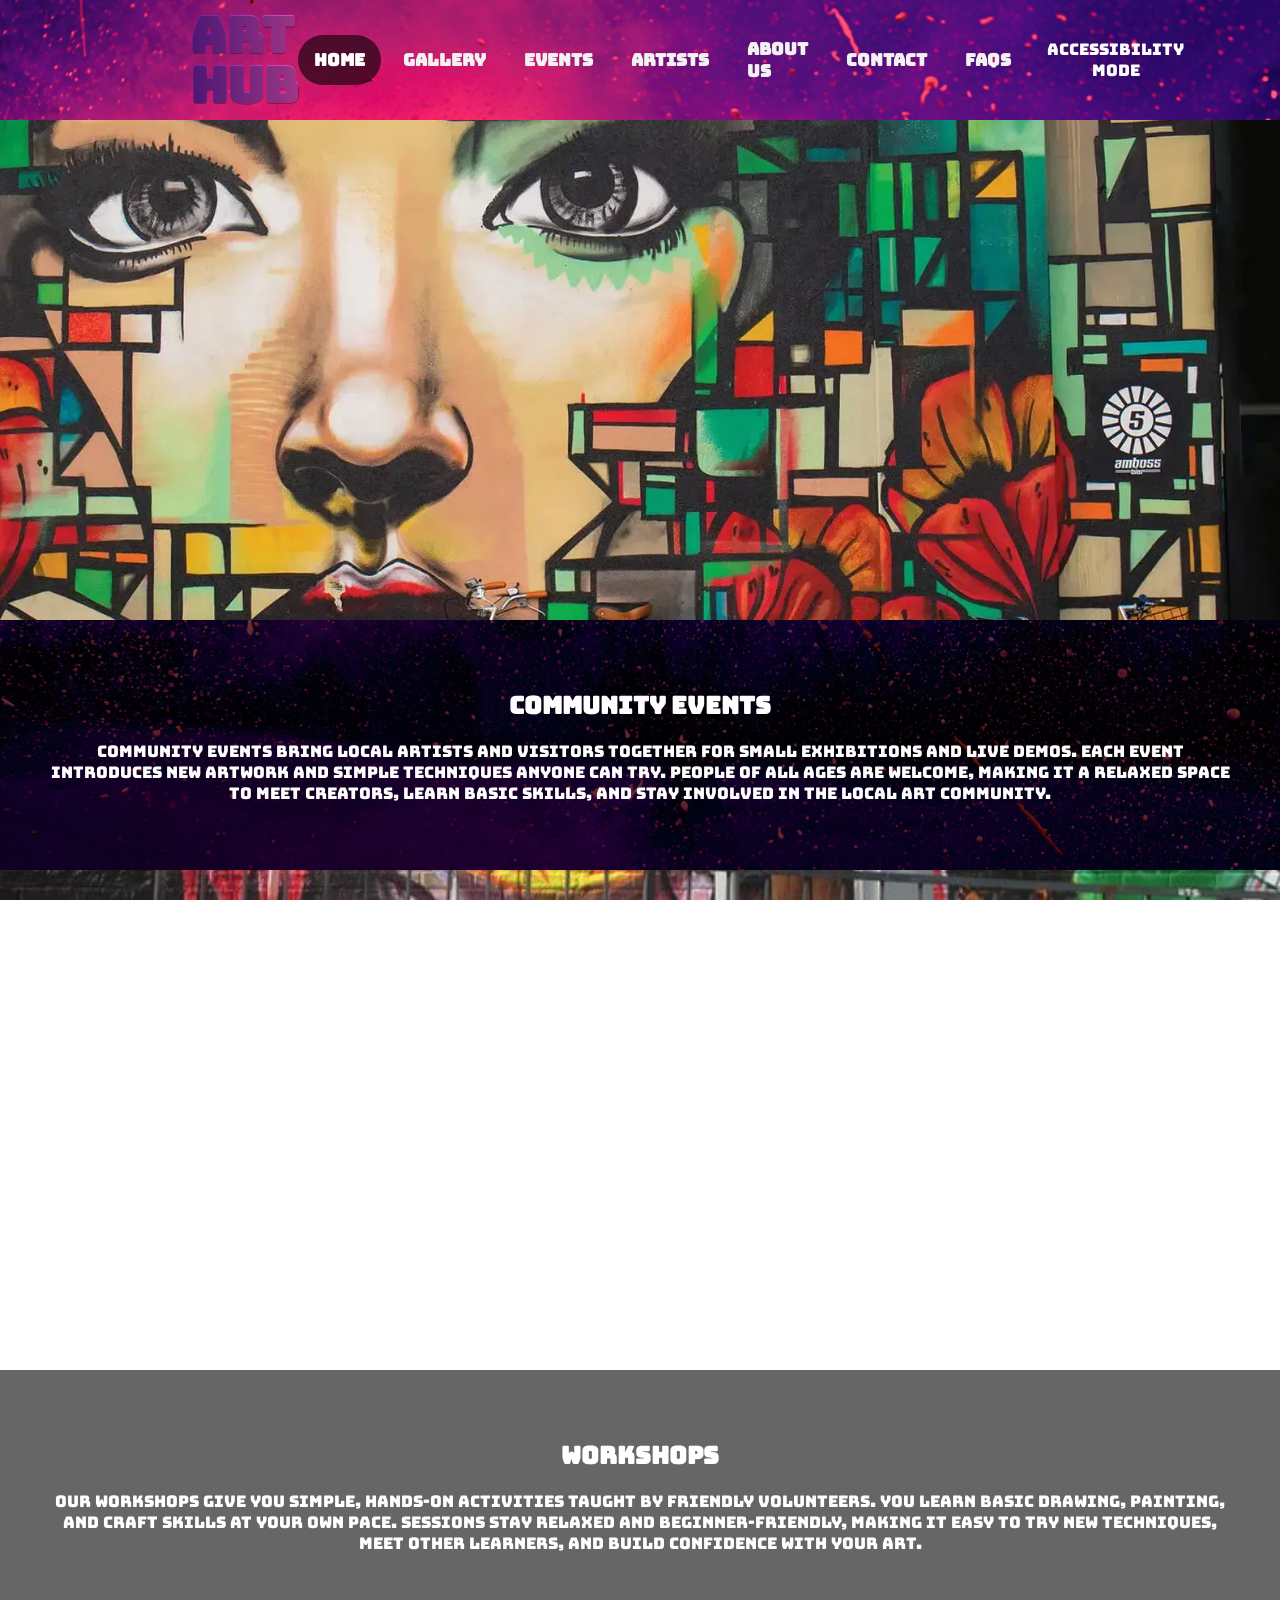
<file: index.html>
<!DOCTYPE html>
<html lang="en">
<head>
<meta charset="utf-8">
<meta name="viewport" content="width=device-width, initial-scale=1.0">
<link rel="stylesheet" href="main.css">
<link rel="icon" type="image/x-icon" href="favicon.ico">
<link href="https://fonts.googleapis.com/css2?family=Bungee&display=swap" rel="stylesheet">
<title>Art Hub</title>
</head>
<body>

<header class="header-wrap">
    <div class="nav-container">
        <div class="site-title shimmer"><a href="index.html"></a>ART HUB</div>
        <button id="mobileToggle" class="mobile-btn">Menu</button>
        <nav class="topnav" id="navMenu">
            <a class="active" href="index.html">Home</a>
            <a href="gallery.html">Gallery</a>
            <a href="events.html">Events</a>
            <a href="artists.html">Artists</a>
            <a href="about-us.html">About Us</a>
            <a href="contact.html">Contact</a>
            <a href="FAQS.html">FAQS</a>
            <button id="accessibilityToggle" class="access-btn">Accessibility Mode</button>
        </nav>
    </div>
</header>

<div class="parallax p1"></div>

<div class="section">
    <h2>Community Events</h2>
    <p>Community events bring local artists and visitors together for small exhibitions and live demos.
    Each event introduces new artwork and simple techniques anyone can try.
    People of all ages are welcome, making it a relaxed space to meet creators, 
    learn basic skills, and stay involved in the local art community.</p>
</div>

<div class="parallax p2"></div>

<div class="section">
    <h2>Workshops</h2>
    <p>Our workshops give you simple, hands-on activities taught by friendly volunteers.
    You learn basic drawing, painting, and craft skills at your own pace.
    Sessions stay relaxed and beginner-friendly, making it easy to try new techniques,
    meet other learners, and build confidence with your art.</p>
</div>

<script>
const btn = document.getElementById('mobileToggle');
const menu = document.getElementById('navMenu');
btn.onclick = function() {
    if(menu.style.display === "flex") menu.style.display = "none";
    else menu.style.display = "flex";
}

const toggleBtn = document.getElementById('accessibilityToggle');
toggleBtn.onclick = function() {
    document.body.classList.toggle('accessibility-mode');
    if(document.body.classList.contains('accessibility-mode')){
        localStorage.setItem('accessibility','on');
    } else {
        localStorage.setItem('accessibility','off');
    }
}
if(localStorage.getItem('accessibility') === 'on'){
    document.body.classList.add('accessibility-mode');
}
</script>
    <div class="footerbb">
        <p>© Hamza Farooq. All Rights Reserved.</p>
    </div>
</body>
</html>
</file>
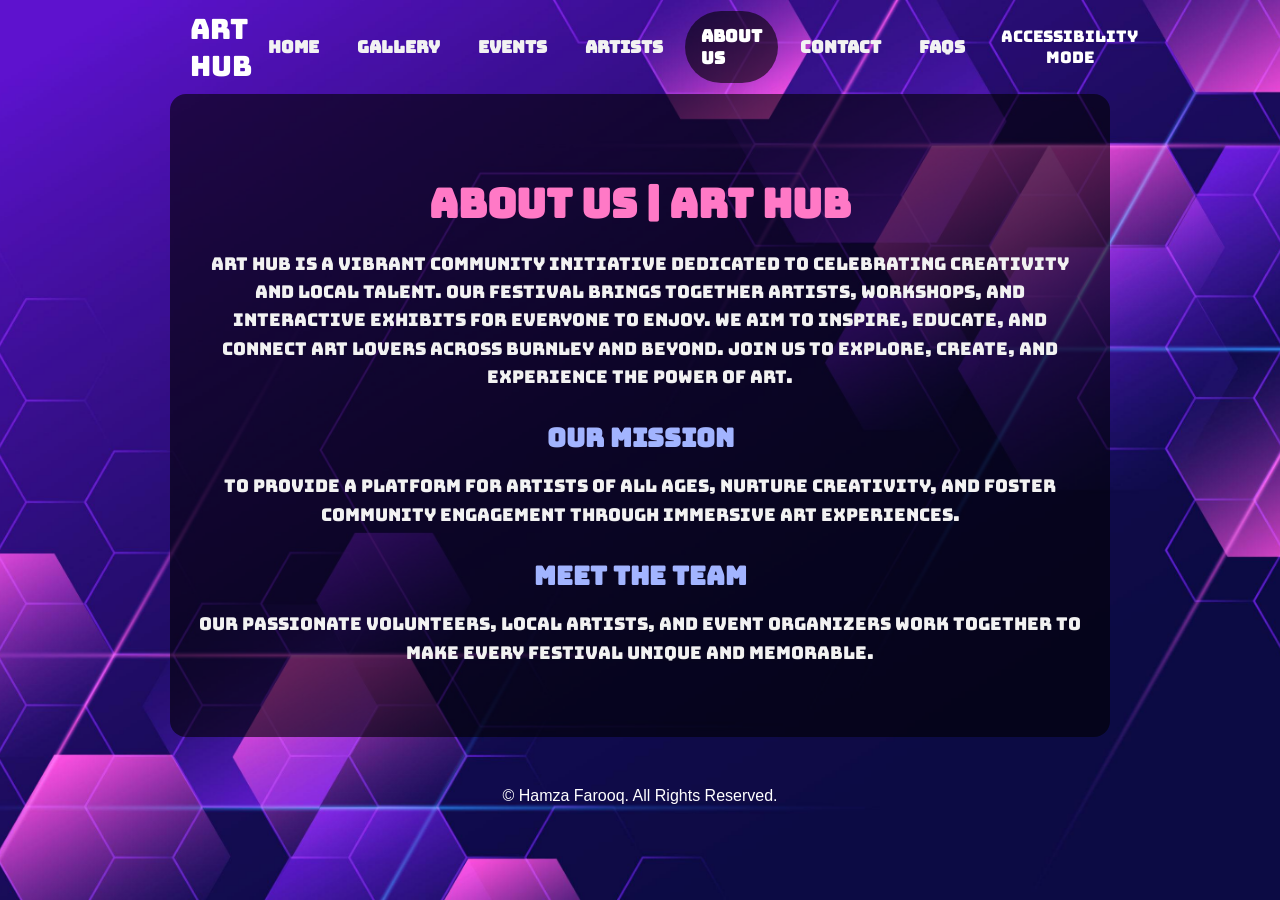
<file: about-us.html>
<!DOCTYPE html>
<html lang="en">
<head>
<meta charset="utf-8">
<meta name="viewport" content="width=device-width, initial-scale=1.0">
<link rel="stylesheet" href="main.css">
<link rel="icon" type="image/x-icon" href="favicon.ico">
<link href="https://fonts.googleapis.com/css2?family=Bungee&display=swap" rel="stylesheet">
<title>About Us | Art Hub</title>
<style>
    body {
        background-image: url("images/purple-swirls.jpg");
        background-size: cover;
        background-position: center;
        background-repeat: no-repeat;
        background-attachment: fixed;
        color: white;
        font-family: Arial, sans-serif;
        margin: 0;
        padding: 0;
    }
</style>
</head>
<body>

<header class="header-wrap">
    <div class="nav-container">
        <div class="site-title">ART HUB</div>
        <button id="mobileToggle" class="mobile-btn">Menu</button>
        <nav class="topnav" id="navMenu">
            <a href="index.html">Home</a>
            <a href="gallery.html">Gallery</a>
            <a href="events.html">Events</a>
            <a href="artists.html">Artists</a>
            <a class="active" href="about-us.html">About Us</a>
            <a href="contact.html">Contact</a>
            <a href="FAQS.html">FAQS</a>
            <button id="accessibilityToggle" class="access-btn">Accessibility Mode</button>
        </nav>
    </div>
</header>

<div class="section about-section">
    <h2>About Us | Art Hub</h2>
    <p>Art Hub is a vibrant community initiative dedicated to celebrating creativity and local talent. Our festival brings together artists, workshops, and interactive exhibits for everyone to enjoy. We aim to inspire, educate, and connect art lovers across Burnley and beyond. Join us to explore, create, and experience the power of art.</p>

    <div class="mission">
        <h3>Our Mission</h3>
        <p>To provide a platform for artists of all ages, nurture creativity, and foster community engagement through immersive art experiences.</p>
    </div>

    <div class="team">
        <h3>Meet the Team</h3>
        <p>Our passionate volunteers, local artists, and event organizers work together to make every festival unique and memorable.</p>
    </div>
</div>

<script>
const btn = document.getElementById('mobileToggle');
const menu = document.getElementById('navMenu');
btn.onclick = function() {
    if(menu.style.display === "flex") menu.style.display = "none";
    else menu.style.display = "flex";
}
const toggleBtn = document.getElementById('accessibilityToggle');
toggleBtn.onclick = function() {
    document.body.classList.toggle('accessibility-mode');
    if(document.body.classList.contains('accessibility-mode')){
        localStorage.setItem('accessibility','on');
    } else {
        localStorage.setItem('accessibility','off');
    }
}
if(localStorage.getItem('accessibility') === 'on'){
    document.body.classList.add('accessibility-mode');
}
</script>
    <div class="footerbb">
        <p>© Hamza Farooq. All Rights Reserved.</p>
    </div>
</body>
</html>
</file>
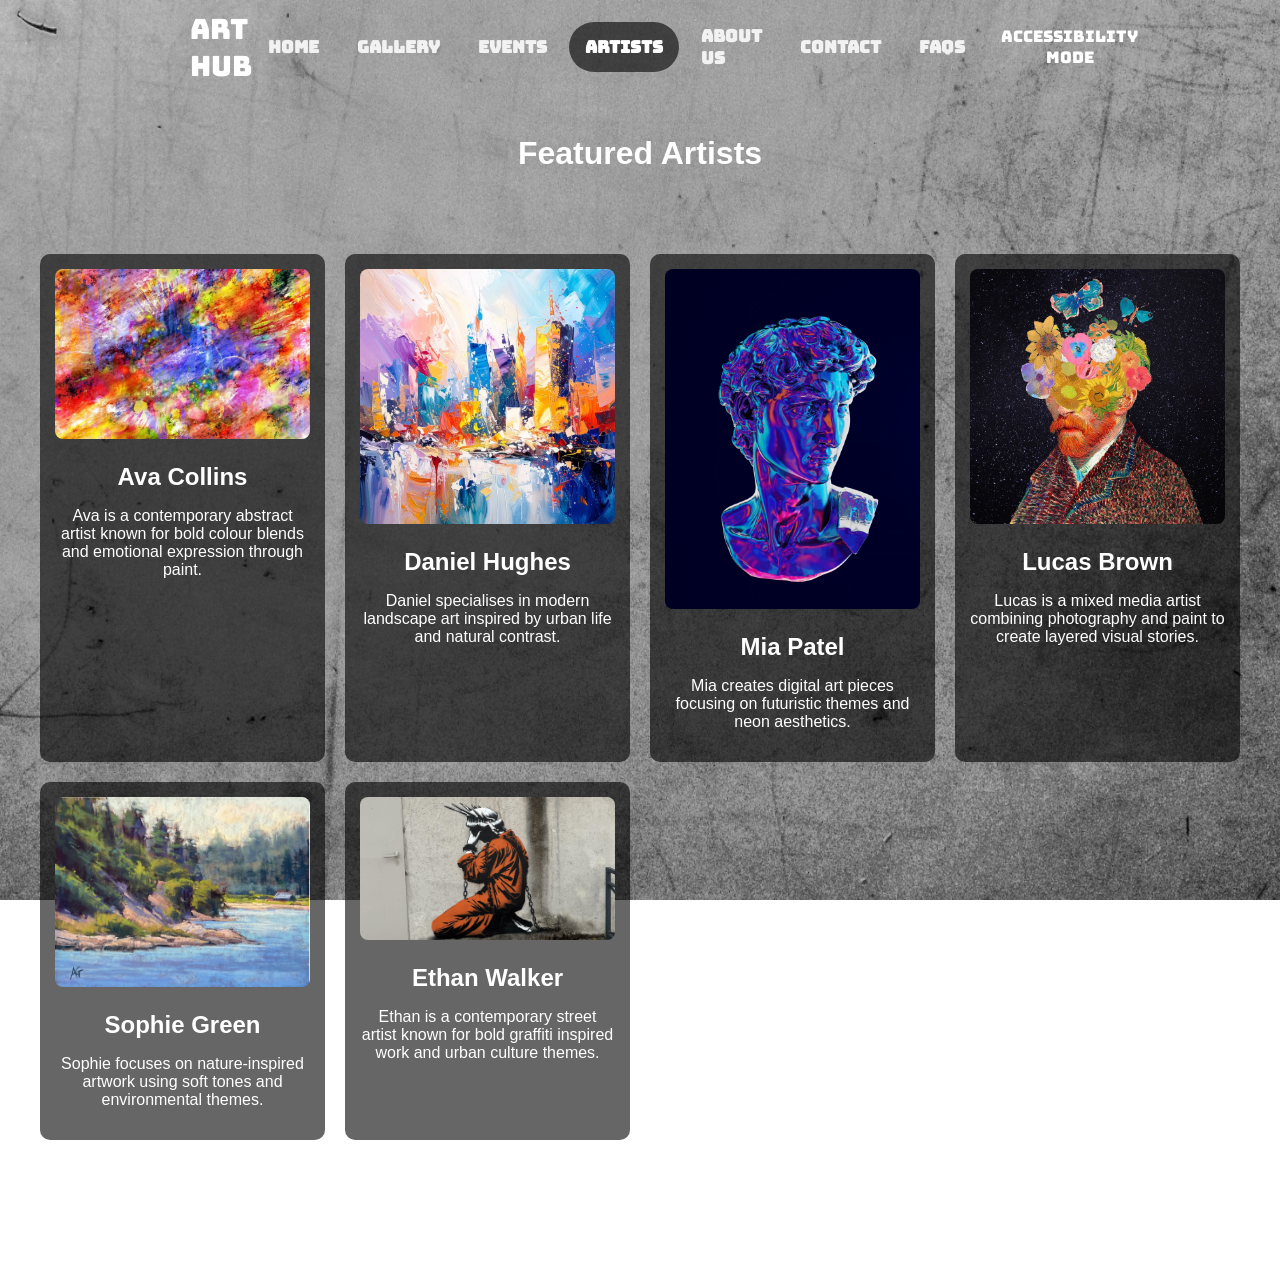
<file: artists.html>
<!DOCTYPE html>
<html lang="en">
<head>
<meta charset="utf-8">
<meta name="viewport" content="width=device-width, initial-scale=1.0">
<link rel="stylesheet" href="main.css">
<link rel="icon" type="image/x-icon" href="favicon.ico">
<link href="https://fonts.googleapis.com/css2?family=Bungee&display=swap" rel="stylesheet">
<title>Artists | Art Hub</title>

<style>
    body {
        background-image: url("images/greyyy.jpg");
        background-size: cover;
        background-position: center;
        background-repeat: no-repeat;
        background-attachment: fixed;
        color: white;
        font-family: Arial, sans-serif;
        margin: 0;
        padding: 0;
    }

    .artist-grid {
        display: grid;
        grid-template-columns: repeat(auto-fit, minmax(250px, 1fr));
        gap: 20px;
        padding: 40px;
    }

    .artist-card {
        background: rgba(0, 0, 0, 0.6);
        padding: 15px;
        border-radius: 10px;
        text-align: center;
    }

    .artist-card img {
        width: 100%;
        border-radius: 8px;
        margin-bottom: 10px;
    }

    .artist-card h2 {
        margin: 10px 0;
    }
</style>
</head>

<body>

<header class="header-wrap">
    <div class="nav-container">
        <div class="site-title">ART HUB</div>
        <button id="mobileToggle" class="mobile-btn">Menu</button>

        <nav class="topnav" id="navMenu">
            <a href="index.html">Home</a>
            <a href="gallery.html">Gallery</a>
            <a href="events.html">Events</a>
            <a class="active" href="artists.html">Artists</a>
            <a href="about-us.html">About Us</a>
            <a href="contact.html">Contact</a>
            <a href="FAQS.html">FAQS</a>
            <button id="accessibilityToggle" class="access-btn">Accessibility Mode</button>
        </nav>
    </div>
</header>

<main>
    <h1 style="text-align:center; padding:20px;">Featured Artists</h1>

    <div class="artist-grid">

        <div class="artist-card">
            <img src="images/artist4321.jpg" alt="Artwork by Ava Collins">
            <h2>Ava Collins</h2>
            <p>Ava is a contemporary abstract artist known for bold colour blends and emotional expression through paint.</p>
        </div>

        <div class="artist-card">
            <img src="images/artist3612.webp" alt="Artwork by Daniel Hughes">
            <h2>Daniel Hughes</h2>
            <p>Daniel specialises in modern landscape art inspired by urban life and natural contrast.</p>
        </div>

        <div class="artist-card">
            <img src="images/artist762.avif" alt="Artwork by Mia Patel">
            <h2>Mia Patel</h2>
            <p>Mia creates digital art pieces focusing on futuristic themes and neon aesthetics.</p>
        </div>

        <div class="artist-card">
            <img src="images/artist2.webp" alt="Artwork by Lucas Brown">
            <h2>Lucas Brown</h2>
            <p>Lucas is a mixed media artist combining photography and paint to create layered visual stories.</p>
        </div>

        <div class="artist-card">
            <img src="images/artist213.png" alt="Artwork by Sophie Green">
            <h2>Sophie Green</h2>
            <p>Sophie focuses on nature-inspired artwork using soft tones and environmental themes.</p>
        </div>
        <div class="artist-card">
            <img src="images/artist321.jpg" alt="Artwork by Ethan Walker">
            <h2>Ethan Walker</h2>
            <p>Ethan is a contemporary street artist known for bold graffiti inspired work and urban culture themes.</p>
        </div>
    </div>
</main>

<script>
const btn = document.getElementById('mobileToggle');
const menu = document.getElementById('navMenu');
btn.onclick = function() {
    if(menu.style.display === "flex") menu.style.display = "none";
    else menu.style.display = "flex";
}

const toggleBtn = document.getElementById('accessibilityToggle');
toggleBtn.onclick = function() {
    document.body.classList.toggle('accessibility-mode');
    if(document.body.classList.contains('accessibility-mode')){
        localStorage.setItem('accessibility','on');
    } else {
        localStorage.setItem('accessibility','off');
    }
}

if(localStorage.getItem('accessibility') === 'on'){
    document.body.classList.add('accessibility-mode');
}
</script>

<div class="footerbb">
    <p>© Hamza Farooq. All Rights Reserved.</p>
</div>

</body>
</html>
</file>
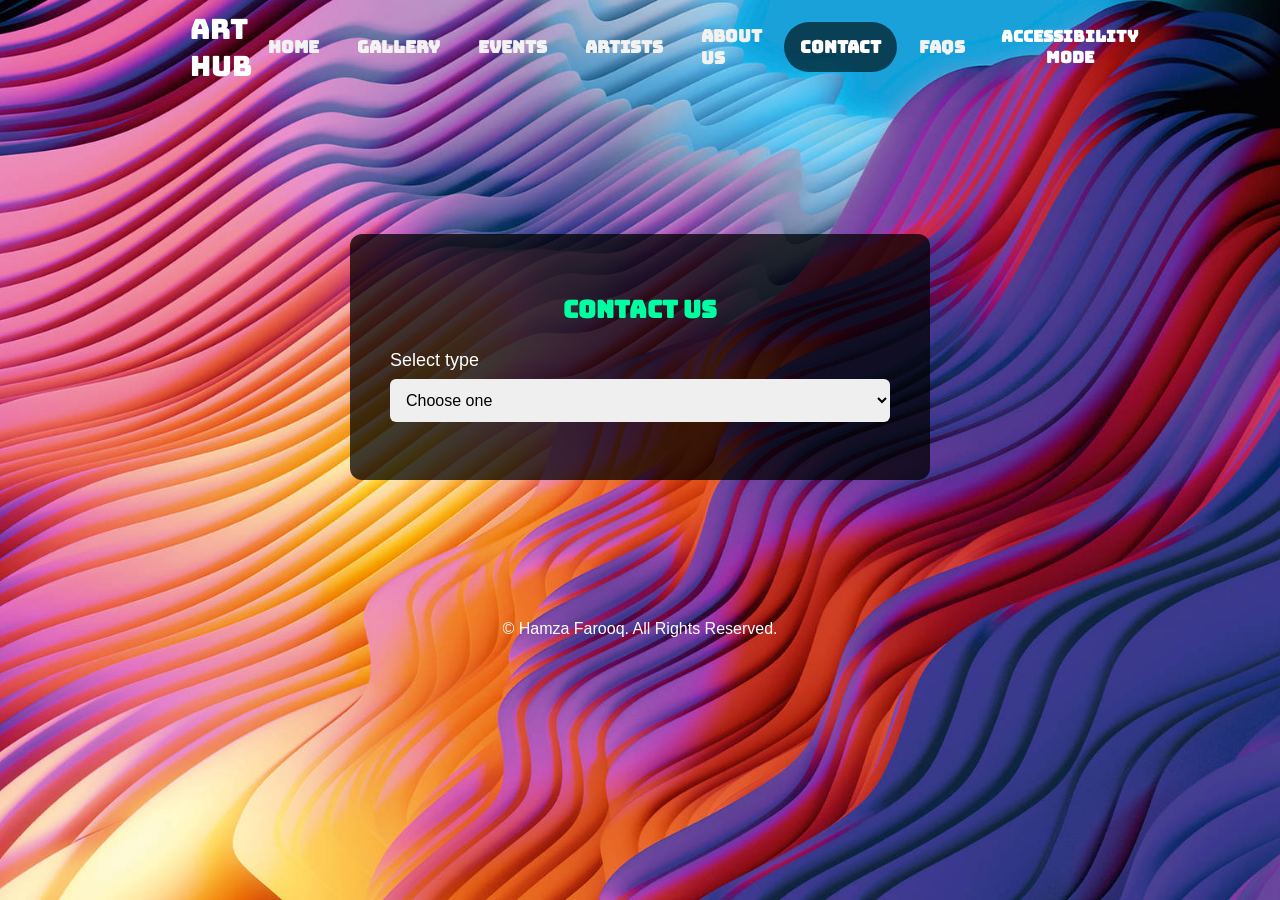
<file: contact.html>
<!DOCTYPE html>
<html lang="eng">
<head>
<meta name="viewport" content="width=device-width, initial-scale=1.0">
<link rel="stylesheet" href="main.css">
<link rel="icon" type="image/x-icon" href="favicon.ico">
<link href="https://fonts.googleapis.com/css2?family=Bungee&display=swap" rel="stylesheet">
<title>Contact | Art Hub</title>
<style>
    body {
        background-image: url("images/contact-bg.jpg");
        background-size: cover;
        background-position: center;
        background-repeat: no-repeat;
        background-attachment: fixed;
        color: white;
        font-family: Arial, sans-serif;
        margin: 0;
        padding: 0;
    }

    .form-container {
        max-width: 500px;
        margin: 140px auto;
        background: rgba(0, 0, 0, 0.75);
        padding: 40px;
        border-radius: 12px;
    }

    .form-container h2 {
        text-align: center;
        font-family: "Bungee";
        margin-bottom: 25px;
        color: #00ffa2;
    }

    label {
        font-size: 18px;
        display: block;
        margin-bottom: 8px;
    }

    input, textarea, select {
        width: 100%;
        padding: 12px;
        margin-bottom: 18px;
        border: none;
        border-radius: 6px;
        font-size: 16px;
        box-sizing: border-box;
    }

    button {
        width: 100%;
        padding: 12px;
        font-size: 18px;
        font-weight: bold;
        border: none;
        border-radius: 6px;
        cursor: pointer;
        background-color: #00ffa2;
        color: black;
    }

    button:hover {
        background-color: #00d48a;
    }
</style>
</head>
<body>
<header class="header-wrap">
    <div class="nav-container">
        <div class="site-title">ART HUB</div>
        <button id="mobileToggle" class="mobile-btn">Menu</button>
        <nav class="topnav" id="navMenu">
            <a href="index.html">Home</a>
            <a href="gallery.html">Gallery</a>
            <a href="events.html">Events</a>
            <a href="artists.html">Artists</a>
            <a href="about-us.html">About Us</a>
            <a class="active" href="contact.html">Contact</a>
            <a href="FAQS.html">FAQS</a>
            <button id="accessibilityToggle" class="access-btn">Accessibility Mode</button>
        </nav>
    </div>
</header>

<div class="form-container">
    <h2>Contact Us</h2>
    <label>Select type</label>
    <select id="formSelect" onchange="switchForm()">
        <option value="">Choose one</option>
        <option value="general">General enquiry</option>
        <option value="artist">Submit art</option>
    </select>

    <form id="generalForm" action="https://formspree.io/f/mdkykqny" method="POST" style="display:none">
        <label>Your name</label>
        <input type="text" name="name" required>

        <label>Your email</label>
        <input type="email" name="email" required>

        <label>Message</label>
        <textarea name="message" rows="5" required></textarea>

        <button type="submit">Send</button>
    </form>

    <form id="artistForm" action="https://getform.io/f/aolzppmb" method="POST" enctype="multipart/form-data" style="display:none">
        <label>Artist name</label>
        <input type="text" name="artist_name" required>

        <label>Email</label>
        <input type="email" name="artist_email" required>

        <label>Art title</label>
        <input type="text" name="art_title" required>

        <label>Description</label>
        <textarea name="description" rows="5" required></textarea>

        <label>Upload artwork</label>
        <input type="file" name="file">

        <button type="submit">Submit</button>
    </form>

</div>

<script>
function switchForm() {
    const choice = document.getElementById("formSelect").value;
    document.getElementById("generalForm").style.display = "none";
    document.getElementById("artistForm").style.display = "none";

    if (choice === "general") {
        document.getElementById("generalForm").style.display = "block";
    }
    if (choice === "artist") {
        document.getElementById("artistForm").style.display = "block";
    }
}
const btn = document.getElementById('mobileToggle');
const menu = document.getElementById('navMenu');
btn.onclick = function() {
    if(menu.style.display === "flex") menu.style.display = "none";
    else menu.style.display = "flex";
}
const toggleBtn = document.getElementById('accessibilityToggle');
toggleBtn.onclick = function() {
    document.body.classList.toggle('accessibility-mode');
    if(document.body.classList.contains('accessibility-mode')){
        localStorage.setItem('accessibility','on');
    } else {
        localStorage.setItem('accessibility','off');
    }
}
if(localStorage.getItem('accessibility') === 'on'){
    document.body.classList.add('accessibility-mode');
}
</script>
    <div class="footerbb">
        <p>© Hamza Farooq. All Rights Reserved.</p>
    </div>
</body>
</html>
</file>
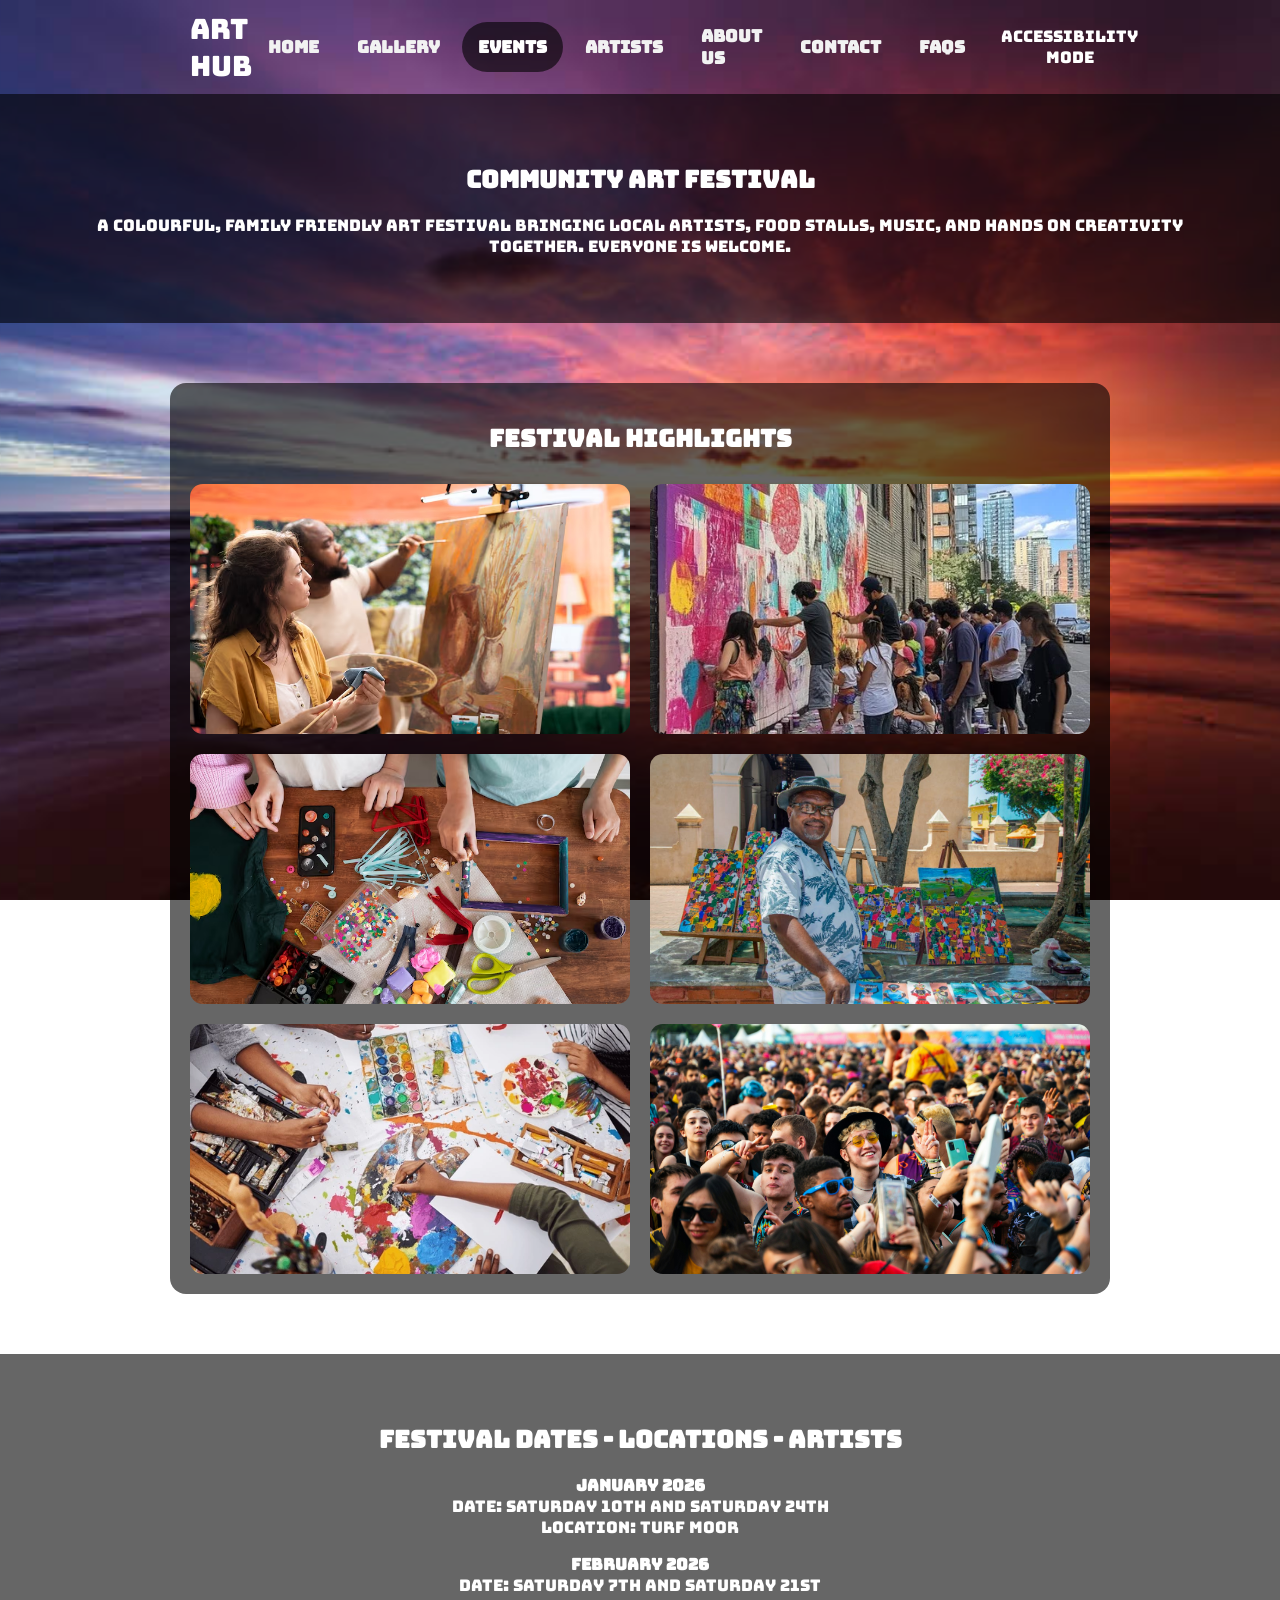
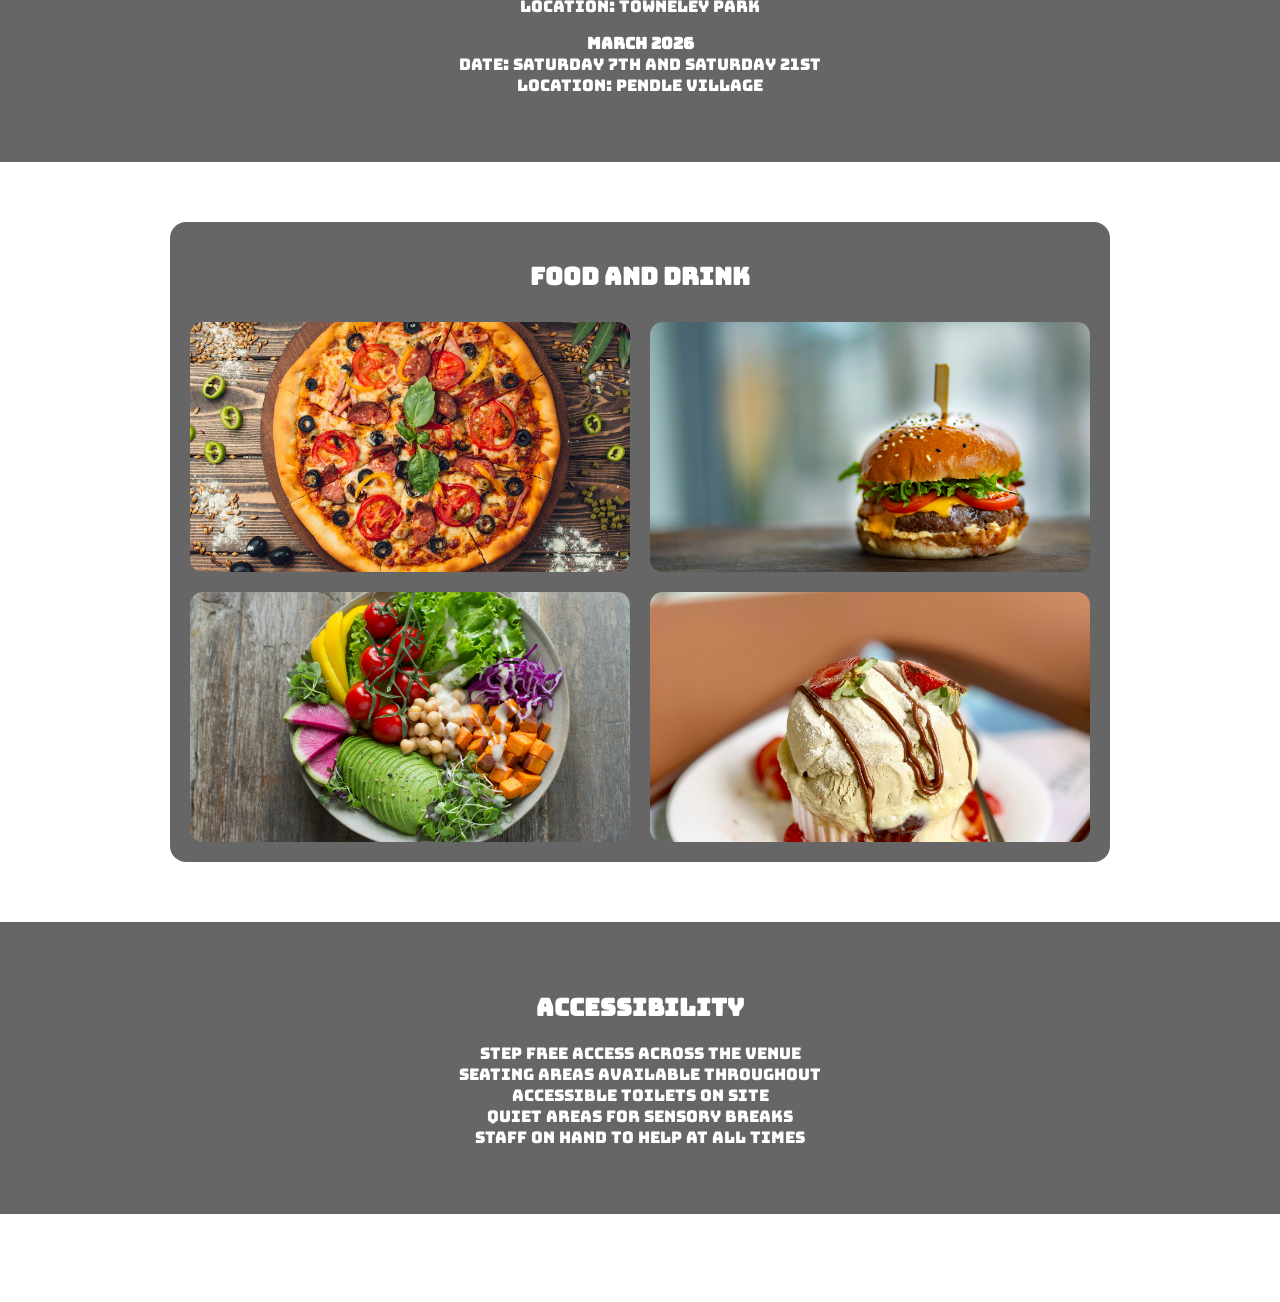
<file: events.html>
<!DOCTYPE html>
<html lang="en">
<head>
<meta charset="utf-8">
<meta name="viewport" content="width=device-width, initial-scale=1.0">
<link rel="stylesheet" href="main.css">
<link rel="icon" type="image/x-icon" href="favicon.ico">
<link href="https://fonts.googleapis.com/css2?family=Bungee&display=swap" rel="stylesheet">
<title>Events | Art Hub</title>
<style>
    body {
        background-image: url("images/sunny.jpg");
        background-size: cover;
        background-position: center;
        background-repeat: no-repeat;
        background-attachment: fixed;
        color: white;
        font-family: Arial, sans-serif;
        margin: 0;
        padding: 0;
    }
</style>
</head>
<header class="header-wrap">
    <div class="nav-container">
        <div class="site-title">ART HUB</div>
        <button id="mobileToggle" class="mobile-btn">Menu</button>
        <nav class="topnav" id="navMenu">
            <a href="index.html">Home</a>
            <a href="gallery.html">Gallery</a>
            <a class="active" href="events.html">Events</a>
            <a href="artists.html">Artists</a>
            <a href="about-us.html">About Us</a>
            <a href="contact.html">Contact</a>
            <a href="FAQS.html">FAQS</a>
            <button id="accessibilityToggle" class="access-btn">Accessibility Mode</button>
        </nav>
    </div>
</header>

<div class="section">
    <h2>Community Art Festival</h2>
    <p>
        A colourful, family friendly art festival bringing local artists,
        food stalls, music, and hands on creativity together.
        Everyone is welcome.
    </p>
</div>

<div class="gallery-wrap">
    <h2 class="gallery-title">Festival Highlights</h2>
    <div class="gallery-grid">
        <img src="images/live-painting.avif" alt="Live painting">
        <img src="images/comm-mural.webp" alt="Community mural">
        <img src="images/kids-craft.avif" alt="Kids art activities">
        <img src="images/local-artist.jpeg" alt="Local artist stalls">
        <img src="images/workshop.webp" alt="Art workshop">
        <img src="images/festival.jpeg" alt="Festival crowd">
    </div>
</div>
<div class="section">
    <h2>Festival Dates - Locations - Artists</h2>

    <p>
        <strong>January 2026</strong><br>
        Date: Saturday 10th and Saturday 24th<br>
        Location: Turf Moor<br>
    </p>

    <p>
        <strong>February 2026</strong><br>
        Date: Saturday 7th and Saturday 21st<br>
        Location: Towneley Park<br>
    </p>

    <p>
        <strong>March 2026</strong><br>
        Date: Saturday 7th and Saturday 21st<br>
        Location: Pendle Village<br>
    </p>
</div>
<div class="gallery-wrap">
    <h2 class="gallery-title">Food and Drink</h2>
    <div class="gallery-grid">
        <img src="images/piza.avif" alt="Pizza stall">
        <img src="images/berger.jpg" alt="Burger stall">
        <img src="images/vega.jpg" alt="Vegan food">
        <img src="images/desertt.jpg" alt="Cakes and desserts">
    </div>
</div>

<div class="section">
    <h2>Accessibility</h2>
    <p>
        Step free access across the venue<br>
        Seating areas available throughout<br>
        Accessible toilets on site<br>
        Quiet areas for sensory breaks<br>
        Staff on hand to help at all times
    </p>
</div>

<script>
const btn = document.getElementById('mobileToggle');
const menu = document.getElementById('navMenu');
btn.onclick = function() {
    if(menu.style.display === "flex") menu.style.display = "none";
    else menu.style.display = "flex";
}

const toggleBtn = document.getElementById('accessibilityToggle');
if(localStorage.getItem('accessibility') === 'on'){
    document.body.classList.add('accessibility-mode');
}
toggleBtn.onclick = function() {
    document.body.classList.toggle('accessibility-mode');
    if(document.body.classList.contains('accessibility-mode')){
        localStorage.setItem('accessibility','on');
    } else {
        localStorage.setItem('accessibility','off');
    }
}
</script>
    <div class="footerbb">
        <p>© Hamza Farooq. All Rights Reserved.</p>
    </div>
</body>
</html>
</file>
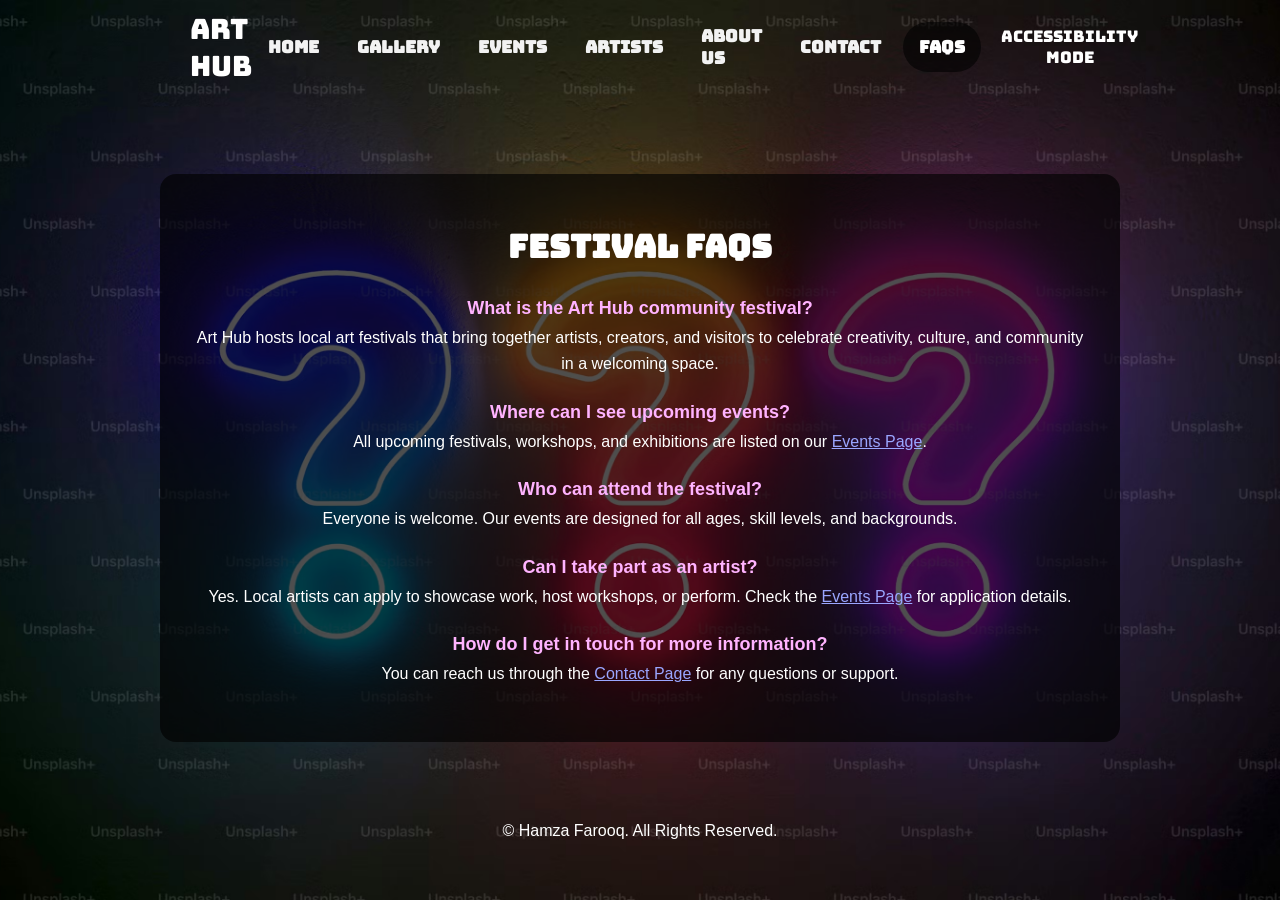
<file: FAQS.html>
<!DOCTYPE html>
<html lang="en">
<head>
<meta charset="utf-8">
<meta name="viewport" content="width=device-width, initial-scale=1.0">
<link rel="stylesheet" href="main.css">
<link rel="icon" type="image/x-icon" href="favicon.ico">
<link href="https://fonts.googleapis.com/css2?family=Bungee&display=swap" rel="stylesheet">
<title>FAQs | Art Hub</title>

<style>
.faq-container {
    width: 85%;
    max-width: 900px;
    margin: 80px auto;
    background: rgba(0,0,0,0.65);
    padding: 30px;
    border-radius: 16px;
}

.faq-container h1 {
    text-align: center;
    margin-bottom: 30px;
    font-family: 'Bungee', cursive;
}

.faq-item {
    margin-bottom: 25px;
    text-align: center;
}

.faq-item h3 {
    margin-bottom: 6px;
    color: #ffb3ff;
    font-size: 18px;
}

.faq-item p {
    margin: 0;
    line-height: 1.6;
}

.faq-item a {
    color: #9aa6ff;
    text-decoration: underline;
}
    body {
        background-image: url("images/faqs.avif");
        background-size: cover;
        background-position: center;
        background-repeat: no-repeat;
        background-attachment: fixed;
        color: white;
        font-family: Arial, sans-serif;
        margin: 0;
        padding: 0;
    }
</style>
</head>

<body>
<header class="header-wrap">
    <div class="nav-container">
        <div class="site-title">ART HUB</div>
        <button id="mobileToggle" class="mobile-btn">Menu</button>
        <nav class="topnav" id="navMenu">
            <a href="index.html">Home</a>
            <a href="gallery.html">Gallery</a>
            <a href="events.html">Events</a>
            <a href="artists.html">Artists</a>
            <a href="about-us.html">About Us</a>
            <a href="contact.html">Contact</a>
            <a class="active" href="FAQS.html">FAQS</a>
            <button id="accessibilityToggle" class="access-btn">Accessibility Mode</button>
        </nav>
    </div>
</header>

<div class="faq-container">
    <h1>Festival FAQs</h1>

    <div class="faq-item">
        <h3>What is the Art Hub community festival?</h3>
        <p>
            Art Hub hosts local art festivals that bring together artists, creators, and visitors to celebrate creativity, culture, and community in a welcoming space.
        </p>
    </div>

    <div class="faq-item">
        <h3>Where can I see upcoming events?</h3>
        <p>
            All upcoming festivals, workshops, and exhibitions are listed on our 
            <a href="events.html">Events Page</a>.
        </p>
    </div>

    <div class="faq-item">
        <h3>Who can attend the festival?</h3>
        <p>
            Everyone is welcome. Our events are designed for all ages, skill levels, and backgrounds.
        </p>
    </div>

    <div class="faq-item">
        <h3>Can I take part as an artist?</h3>
        <p>
            Yes. Local artists can apply to showcase work, host workshops, or perform. Check the 
            <a href="events.html">Events Page</a> for application details.
        </p>
    </div>

    <div class="faq-item">
        <h3>How do I get in touch for more information?</h3>
        <p>
            You can reach us through the <a href="contact.html">Contact Page</a> for any questions or support.
        </p>
    </div>
</div>

<script>
const btn = document.getElementById('mobileToggle');
const menu = document.getElementById('navMenu');

btn.onclick = function () {
    menu.style.display = menu.style.display === "flex" ? "none" : "flex";
};
const toggleBtn = document.getElementById('accessibilityToggle');
toggleBtn.onclick = function() {
    document.body.classList.toggle('accessibility-mode');
    if(document.body.classList.contains('accessibility-mode')){
        localStorage.setItem('accessibility','on');
    } else {
        localStorage.setItem('accessibility','off');
    }
}
if(localStorage.getItem('accessibility') === 'on'){
    document.body.classList.add('accessibility-mode');
}
</script>
    <div class="footerbb">
        <p>© Hamza Farooq. All Rights Reserved.</p>
    </div>
</body>
</html>
</file>
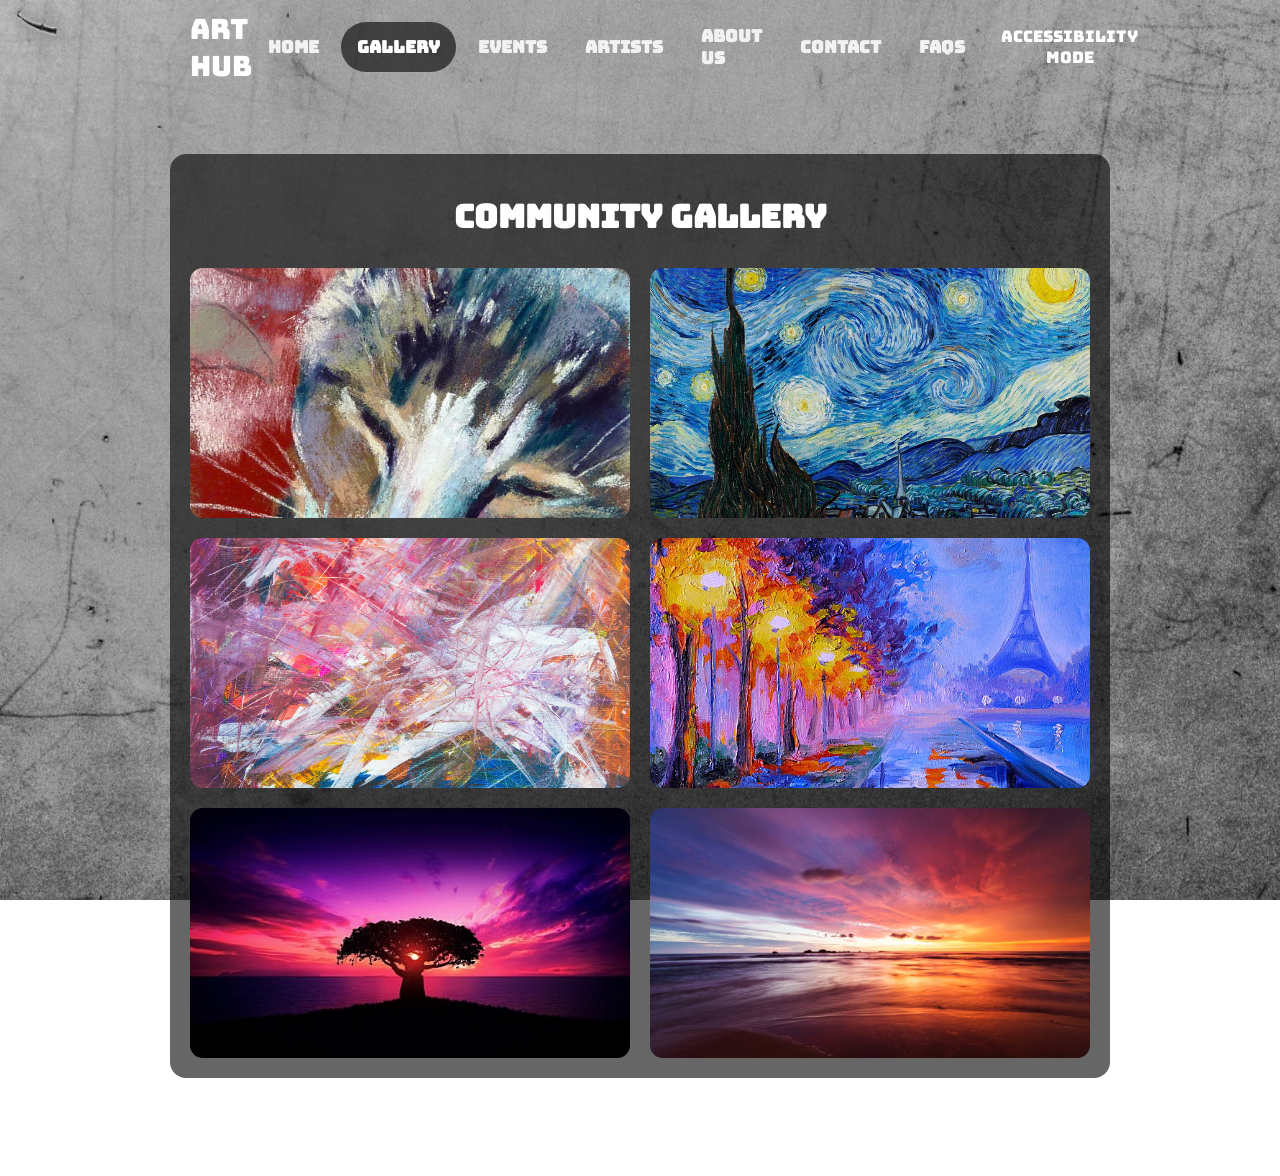
<file: gallery.html>
<!DOCTYPE html>
<html lang="en">
<head>
<meta charset="utf-8">
<meta name="viewport" content="width=device-width, initial-scale=1.0">
<link rel="stylesheet" href="main.css">
<link rel="icon" type="image/x-icon" href="favicon.ico">
<link href="https://fonts.googleapis.com/css2?family=Bungee&display=swap" rel="stylesheet">
<title>Gallery | Art Hub</title>
<style>
    body {
        background-image: url("images/greyyy.jpg");
        background-size: cover;
        background-position: center;
        background-repeat: no-repeat;
        background-attachment: fixed;
        color: white;
        font-family: Arial, sans-serif;
        margin: 0;
        padding: 0;
    }
</style>
</head>
<body>

<header class="header-wrap">
    <div class="nav-container">
        <div class="site-title">ART HUB</div>
        <button id="mobileToggle" class="mobile-btn">Menu</button>
        <nav class="topnav" id="navMenu">
            <a href="index.html">Home</a>
            <a class="active" href="gallery.html">Gallery</a>
            <a href="events.html">Events</a>
            <a href="artists.html">Artists</a>
            <a href="about-us.html">About Us</a>
            <a href="contact.html">Contact</a>
            <a href="FAQS.html">FAQS</a>
            <button id="accessibilityToggle" class="access-btn">Accessibility Mode</button>
        </nav>
    </div>
</header>
<main class="gallery-wrap">
    <h1 class="gallery-title">Community Gallery</h1>

    <div class="gallery-grid">
        <img src="images/cat.jpg" alt="Abstract Art Of Red, White and different shades of blue">
        <img src="images/yellow-swirls.webp" alt="Dark Mountain and different shades of blue swirls as sky and key sun">
        <img src="images/splashers.jpg" alt="Abstract Art of multiple light oil based colours">
        <img src="images/france-tower.jpg" alt="Eiffel tower in background and multiple trees on the left side of image">
        <img src="images/tree-purple.jpg" alt="Single black tree on hill with purplish sunset">
        <img src="images/sunny.jpg" alt="Visible Ocean with a deep orange sunset and light blue">
    </div>
</main>

<script>
const btn = document.getElementById('mobileToggle');
const menu = document.getElementById('navMenu');
btn.onclick = function() {
    if(menu.style.display === "flex") menu.style.display = "none";
    else menu.style.display = "flex";
}
const toggleBtn = document.getElementById('accessibilityToggle');
toggleBtn.onclick = function() {
    document.body.classList.toggle('accessibility-mode');
    if(document.body.classList.contains('accessibility-mode')){
        localStorage.setItem('accessibility','on');
    } else {
        localStorage.setItem('accessibility','off');
    }
}
if(localStorage.getItem('accessibility') === 'on'){
    document.body.classList.add('accessibility-mode');
}
</script>
    <div class="footerbb">
        <p>© Hamza Farooq. All Rights Reserved.</p>
    </div>
</body>
</html>
</file>
<file: main.css>
body {
    margin: 0;
    font-family: Arial, sans-serif;
    background-image: url("images/purplebg.jpg");
    background-size: cover;
    background-position: center;
    background-repeat: no-repeat;
    background-attachment: fixed;
    color: rgb(255, 255, 255);
}
.header-wrap { position: relative; }
.nav-container {
    max-width: 900px;
    margin: auto;
    padding: 10px;
    display: flex;
    justify-content: space-between;
    align-items: center;
}

.site-title {
    font-family: 'Bungee', cursive;
    font-size: 28px;
    color: white;
    text-decoration: none;
    display: inline-block;
}

.topnav {
    display: flex;
    gap: 12px;
    align-items: center;
    font-weight: bold;
    font-family: 'Bungee', cursive;
}

.topnav a {
    color: #f2f2f2;
    text-decoration: none;
    padding: 14px 16px;
    border-radius: 2.5rem;
    font-weight: bold;
    font-size: 17px;
}

.topnav a:hover { 
    background-color: #fff;
    color: black;
 }
.topnav a.active {
    background-color: rgba(0,0,0,0.6);
    color: white; 
    border-radius: 5rem; 
    font-family: 'Bungee', cursive;
    font-weight: bold;
}


.signup-btn {
    background: rgba(4,2,13,0.6);
    color: white;
    padding: 14px 18px;
    border-radius: 2.5rem;
    font-weight: bold;
    font-family: 'Bungee', cursive;
    text-decoration: none;
    transition: 0.2s;
}

.parallax { height: 500px; background-position: center; background-repeat: no-repeat; background-size: cover; }
@media(min-width:768px){ .parallax { background-attachment: fixed; } }
.p1 { background-image: url("images/mural1.webp"); }
.p2 { background-image: url("images/mural2.jpg"); }

.section {
    padding: 50px;
    background: rgba(0,0,0,0.6);
    text-align: center;
    font-family: 'Bungee', cursive;
}

.mobile-btn {
    display: none;
    background: rgba(4,2,13,0.8);
    color: white;
    border: none;
    padding: 10px 16px;
    border-radius: 2rem;
    font-family: 'Bungee', cursive;
    font-size: 16px;
}

@media(max-width:700px){
    .mobile-btn { display: block; }

    .topnav {
        display: none;
        flex-direction: column;
        background: rgba(0,0,0,0.9);
        width: 90%;
        max-height: 70vh;
        overflow-y: auto;
        margin: 10px auto 0 auto;
        padding: 20px;
        border-radius: 1rem;
        text-align: center;
        gap: 0;
    }

    .topnav a { padding: 12px; font-size: 18px; }

    .signup-btn { margin-top: 10px; }
}

:root{
    --base-color: #6b21a8;
    --shimmer-color: #ff5ac4;
    --shimmer-width: 25%;
    --duration: 2.2s;
}

.site-title.shimmer {
    font-size: clamp(24px, 6vw, 50px);
    font-weight: 800;
    line-height: 1;
    letter-spacing: -0.02em;

    background: linear-gradient(
        90deg,
        var(--base-color) 0%,
        var(--shimmer-color) calc(50% + var(--shimmer-width) / 2),
        var(--base-color) 100%
    );
    
    background-size: 200% 100%;
    -webkit-background-clip: text;
    background-clip: text;
    color: transparent;
    -webkit-text-fill-color: transparent;
    animation: shimmer var(--duration) linear infinite;

    text-shadow: 0 1px 0 rgba(0,0,0,0.3);
}

@keyframes shimmer {
    0%   { background-position: 100% 0; }
    100% { background-position: -100% 0; }
}

@supports not ((-webkit-background-clip: text) or (background-clip: text)) {
    .site-title.shimmer {
        color: var(--base-color);
        background: none;
        -webkit-text-fill-color: initial;
        text-shadow:
            0 0 0 rgba(0,0,0,0),
            0 0 20px rgba(255,90,180,0.06);
    }
}
.gallery-wrap {
    max-width: 900px;
    margin: 60px auto;
    padding: 20px;
    background: rgba(0,0,0,0.6);
    border-radius: 1rem;
    text-align: center;
}

.gallery-title {
    font-family: 'Bungee', cursive;
    margin-bottom: 30px;
}

.gallery-grid {
    display: grid;
    grid-template-columns: repeat(2, 1fr);
    gap: 20px;
}

.gallery-grid img {
    width: 100%;
    height: 250px;
    object-fit: cover;
    border-radius: 0.8rem;
    transition: transform 0.2s, box-shadow 0.2s;
}

.gallery-grid img:hover {
    transform: scale(1.03);
    box-shadow: 0 10px 25px rgba(0,0,0,0.4);
}

@media (max-width: 600px) {
    .gallery-grid {
        grid-template-columns: 1fr;
    }

    .gallery-grid img {
        height: 220px;
    }
}
.about-section {
    padding: 50px 20px;
    max-width: 900px;
    margin: 0 auto;
    background: rgba(0,0,0,0.6);
    border-radius: 1rem;
    text-align: center;
}

.about-section h2 {
    font-family: 'Bungee', cursive;
    font-size: 2.5rem;
    margin-bottom: 20px;
    color: #ff79c6;
}

.about-section p {
    font-size: 1.1rem;
    line-height: 1.6;
    color: #f2f2f2;
    margin-bottom: 20px;
}

.about-section h3 {
    font-family: 'Bungee', cursive;
    font-size: 1.6rem;
    margin-top: 30px;
    margin-bottom: 10px;
    color: #a2b4ff;
}

.accessibility-mode {
    background-color: #000 !important;
    color: #fff !important;
    font-size: 35px !important;
    line-height: 1.6 !important;
}

.accessibility-mode a {
    color: #0ff !important;
    text-decoration: underline !important;
}

.accessibility-mode *:focus {
    outline: 5px solid yellow !important;
}
.topnav {
    gap: 6px;
    font-size: 16px;
}

.access-btn {
    background: rgba(4,2,13,0);
    color: rgb(255, 255, 255);
    padding: 10px 14px;
    border-radius: 2rem;
    font-family: 'Bungee', cursive;
    font-size: 16px;
    border: none;
    cursor: pointer;
    transition: 0.2s;
}

.access-btn:hover {
    background: white;
    color: black;
}
.footerbb {
    text-align: center;
    color: white;
    margin: 50px 0 20px 0;
}
</file>
